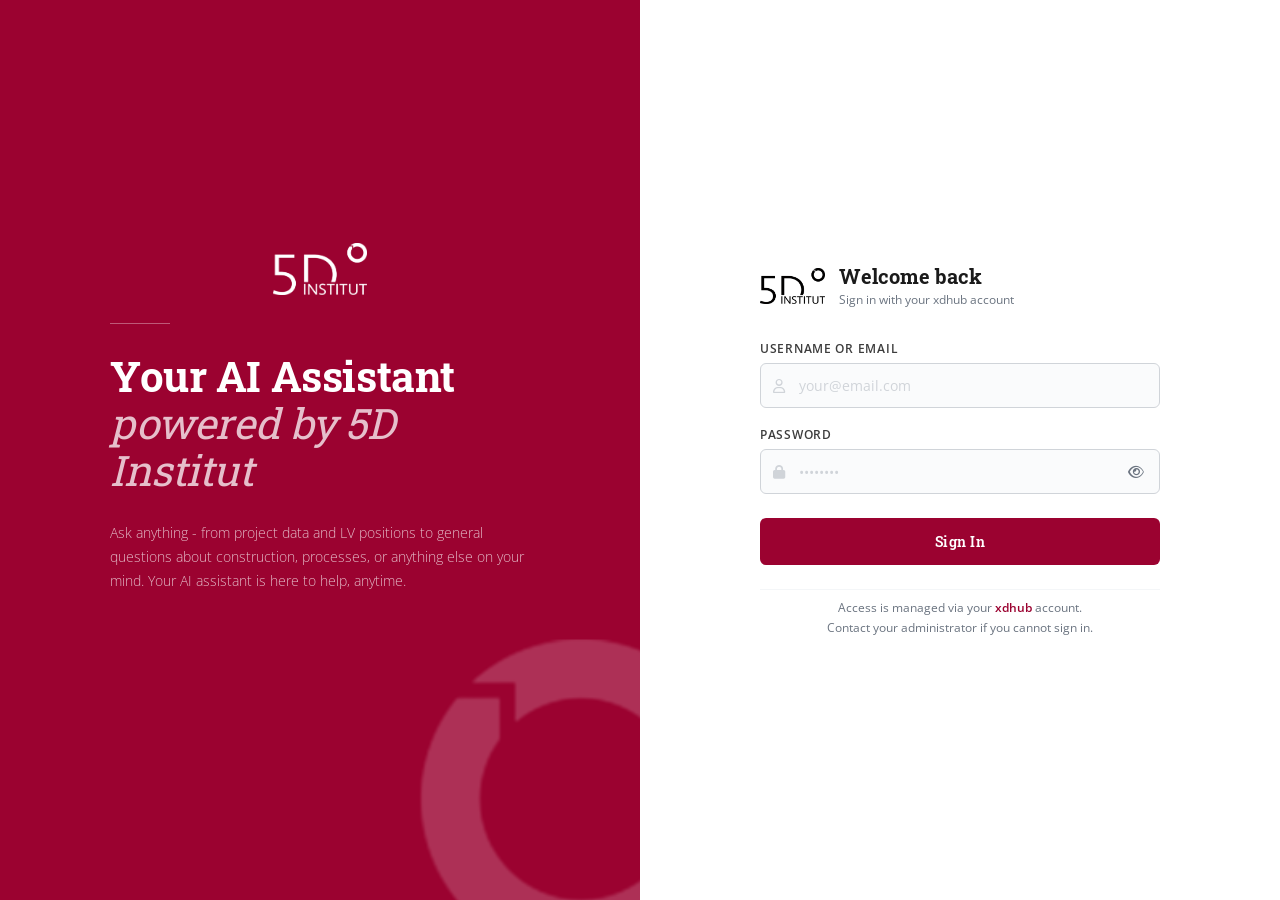
<file: login.html>
<!DOCTYPE html>
<html lang="en">

<head>
  <meta charset="UTF-8">
  <meta name="viewport" content="width=device-width, initial-scale=1.0">
  <title>5D Institut — Sign In</title>
  <meta name="description" content="Sign in to access the 5D Institut AI Assistant.">

  <!-- Google Fonts: Open Sans + Roboto Slab (per 5D Brandbook) -->
  <link rel="preconnect" href="https://fonts.googleapis.com">
  <link rel="preconnect" href="https://fonts.gstatic.com" crossorigin>
  <link
    href="https://fonts.googleapis.com/css2?family=Open+Sans:wght@300;400;600&family=Roboto+Slab:wght@400;500;700&display=swap"
    rel="stylesheet">

  <!-- FontAwesome for icons -->
  <link rel="stylesheet" href="https://cdnjs.cloudflare.com/ajax/libs/font-awesome/6.4.0/css/all.min.css">

  <link rel="stylesheet" href="css/login.css">
</head>

<body>

  <!-- ============================================================
       LOGIN PAGE — Two-panel layout:
       LEFT:  Brand panel with logo + tagline
       RIGHT: Authentication form
  ============================================================ -->
  <div class="login-root">

    <!-- LEFT PANEL: Brand identity -->
    <div class="login-brand-panel">
      <div class="login-brand-inner">
        <img src="assets/Logo_NoName_negativ_trans.png" alt="5D Institut Logo" class="login-logo">
        <div class="login-brand-divider"></div>
        <h1 class="login-brand-headline">Your AI Assistant<br><em>powered by 5D Institut</em></h1>
        <p class="login-brand-sub">
          Ask anything - from project data and LV positions to general
          questions about construction, processes, or anything else on your mind.
          Your AI assistant is here to help, anytime.
        </p>
        <div class="login-brand-footer">
          <span> </span>
        </div>
      </div>

      <!-- Circular arrow logo — decorative background element -->
      <img src="assets/Logo_circularArrow.png" alt="" aria-hidden="true" class="login-brand-circle-img">

    </div>

    <!-- RIGHT PANEL: Authentication form -->
    <div class="login-form-panel">
      <div class="login-form-inner">

        <!-- Small logo for mobile / form header -->
        <div class="login-form-header">
          <img src="assets/Logo_NoName_tans.png" alt="5D Institut" class="login-form-logo">

          <div>
            <div class="login-form-title">Welcome back</div>
            <div class="login-form-subtitle">Sign in with your xdhub account</div>
          </div>
        </div>

        <!-- Error banner (hidden by default) -->
        <div class="login-error" id="login-error" role="alert" style="display:none;">
          <i class="fa-solid fa-circle-exclamation"></i>
          <span id="login-error-text">An error occurred.</span>
        </div>

        <!-- Login form -->
        <form id="login-form" novalidate>
          <div class="login-field">
            <label for="login-username">Username or Email</label>
            <div class="login-input-wrap">
              <i class="fa-regular fa-user login-input-icon"></i>
              <input type="text" id="login-username" name="username" autocomplete="username"
                placeholder="your@email.com" required>
            </div>
          </div>

          <div class="login-field">
            <label for="login-password">Password</label>
            <div class="login-input-wrap">
              <i class="fa-solid fa-lock login-input-icon"></i>
              <input type="password" id="login-password" name="password" autocomplete="current-password"
                placeholder="••••••••" required>
              <!-- Toggle password visibility -->
              <button type="button" class="login-toggle-pw" id="login-toggle-pw"
                aria-label="Toggle password visibility">
                <i class="fa-regular fa-eye" id="login-eye-icon"></i>
              </button>
            </div>
          </div>

          <button type="submit" class="login-submit-btn" id="login-submit-btn">
            <span id="login-btn-text">Sign In</span>
            <span id="login-btn-spinner" style="display:none;">
              <i class="fa-solid fa-spinner fa-spin"></i>
            </span>
          </button>
        </form>

        <p class="login-form-footer-note">
          Access is managed via your <a href="https://xdhub.de/" target="_blank" rel="noopener noreferrer">xdhub</a>
          account.<br>
          Contact your administrator if you cannot sign in.
        </p>

      </div><!-- /.login-form-inner -->
    </div><!-- /.login-form-panel -->

  </div><!-- /.login-root -->

  <script src="js/login.js"></script>
</body>

</html>
</file>
<file: css/login.css>
/* =============================================================
   LOGIN PAGE — CSS
   5D Institut · Inspired by Hermès IA editorial aesthetic
   Colors: 5D Brandbook (Pantone 207 C #9b0230, etc.)
   Fonts:  Open Sans (body) · Roboto Slab (headings)
============================================================= */

/* ── Reset & Base ─────────────────────────────────────────── */
*,
*::before,
*::after {
  box-sizing: border-box;
}

:root {
  /* 5D Brand palette */
  --brand-red: #9b0230;
  --brand-red-dark: #7d0227;
  --brand-red-faint: #fdf2f5;
  --brand-teal: #69C9BA;
  --brand-blue: #0065A1;
  --brand-orange: #FF6B00;

  /* Neutrals */
  --grey-900: #1a1a1a;
  --grey-700: #3d3d3d;
  --grey-500: #6b7480;
  --grey-300: #d0d4d9;
  --grey-100: #f4f6f8;
  --white: #ffffff;

  /* Typography */
  --font-body: 'Open Sans', Arial, sans-serif;
  --font-heading: 'Roboto Slab', serif;

  /* Spacing */
  --radius-sm: 6px;
  --radius-md: 10px;
  --shadow-focus: 0 0 0 3px rgba(155, 2, 48, 0.18);
  --shadow-card: 0 8px 32px rgba(0, 0, 0, 0.10);
}

html,
body {
  height: 100%;
  margin: 0;
  padding: 0;
  font-family: var(--font-body);
  font-size: 14px;
  color: var(--grey-900);
  background: var(--grey-100);
}

/* ── Root Layout: Two-column split ─────────────────────────── */
.login-root {
  display: grid;
  grid-template-columns: 1fr 1fr;
  min-height: 100vh;
}

/* ── LEFT: Brand Panel ─────────────────────────────────────── */
.login-brand-panel {
  background: var(--brand-red);
  display: flex;
  align-items: center;
  justify-content: center;
  padding: 60px 56px;
  position: relative;
  overflow: hidden;
}

/* Circular arrow logo PNG — decorative background element */
.login-brand-circle-img {
  position: absolute;
  width: 420px;
  height: 420px;
  bottom: -110px;
  right: -150px;
  opacity: 0.18;
  pointer-events: none;
  object-fit: contain;
  /* Tint to white so it blends with the red brand panel */
  filter: brightness(0) invert(1);
  user-select: none;
}

.login-brand-inner {
  display: flex;
  flex-direction: column;
  gap: 28px;
  max-width: 420px;
  position: relative;
  /* above the decorative circle */
  z-index: 1;
}

.login-logo {
  height: 52px;
  width: auto;
  object-fit: contain;
  /* Logo on dark background — use white/negative logo */
  filter: brightness(0) invert(1);
}

.login-brand-divider {
  height: 1px;
  width: 60px;
  background: rgba(255, 255, 255, 0.35);
}

.login-brand-headline {
  margin: 0;
  font-family: var(--font-heading);
  font-size: 42px;
  font-weight: 700;
  line-height: 1.12;
  color: #fff;
  letter-spacing: -0.01em;
}

.login-brand-headline em {
  font-style: italic;
  font-weight: 400;
  color: rgba(255, 255, 255, 0.75);
}

.login-brand-sub {
  margin: 0;
  font-size: 14px;
  line-height: 1.7;
  color: rgba(255, 255, 255, 0.72);
  font-weight: 300;
}

.login-brand-footer {
  margin-top: auto;
  padding-top: 36px;
  font-size: 10px;
  letter-spacing: 0.24em;
  text-transform: uppercase;
  color: rgba(255, 255, 255, 0.45);
}

/* ── RIGHT: Form Panel ─────────────────────────────────────── */
.login-form-panel {
  display: flex;
  align-items: center;
  justify-content: center;
  padding: 60px 56px;
  background: var(--white);
}

.login-form-inner {
  width: 100%;
  max-width: 400px;
  display: flex;
  flex-direction: column;
  gap: 24px;
}

/* Form header: small logo + greeting */
.login-form-header {
  display: flex;
  align-items: center;
  gap: 14px;
  padding-bottom: 8px;
}

.login-form-logo {
  height: 36px;
  width: auto;
  object-fit: contain;
}

.login-form-title {
  font-family: var(--font-heading);
  font-size: 20px;
  font-weight: 700;
  color: var(--grey-900);
}

.login-form-subtitle {
  font-size: 12px;
  color: var(--grey-500);
  margin-top: 2px;
}

/* Error banner */
.login-error {
  display: flex;
  align-items: flex-start;
  gap: 10px;
  padding: 12px 16px;
  border-radius: var(--radius-sm);
  background: #fef2f2;
  border: 1px solid #fca5a5;
  color: #b91c1c;
  font-size: 13px;
  line-height: 1.5;
}

.login-error i {
  flex: none;
  margin-top: 1px;
}

/* Form fields */
#login-form {
  display: flex;
  flex-direction: column;
  gap: 18px;
}

.login-field {
  display: flex;
  flex-direction: column;
  gap: 6px;
}

.login-field label {
  font-size: 12px;
  font-weight: 600;
  letter-spacing: 0.06em;
  text-transform: uppercase;
  color: var(--grey-700);
}

.login-input-wrap {
  position: relative;
  display: flex;
  align-items: center;
}

.login-input-icon {
  position: absolute;
  left: 13px;
  color: var(--grey-300);
  font-size: 14px;
  pointer-events: none;
  transition: color 0.2s;
}

.login-input-wrap:focus-within .login-input-icon {
  color: var(--brand-red);
}

.login-input-wrap input {
  width: 100%;
  padding: 12px 40px 12px 38px;
  border: 1px solid var(--grey-300);
  border-radius: var(--radius-sm);
  font-family: var(--font-body);
  font-size: 14px;
  background: #fafbfc;
  color: var(--grey-900);
  outline: none;
  transition: border-color 0.2s, box-shadow 0.2s;
}

.login-input-wrap input:focus {
  border-color: var(--brand-red);
  background: var(--white);
  box-shadow: var(--shadow-focus);
}

.login-input-wrap input::placeholder {
  color: var(--grey-300);
}

/* Password visibility toggle */
.login-toggle-pw {
  position: absolute;
  right: 12px;
  background: none;
  border: none;
  color: var(--grey-500);
  cursor: pointer;
  padding: 4px;
  font-size: 14px;
  transition: color 0.2s;
}

.login-toggle-pw:hover {
  color: var(--brand-red);
}

/* Submit button */
.login-submit-btn {
  margin-top: 6px;
  width: 100%;
  padding: 14px 20px;
  border: none;
  border-radius: var(--radius-sm);
  background: var(--brand-red);
  color: var(--white);
  font-family: var(--font-heading);
  font-size: 14px;
  font-weight: 600;
  letter-spacing: 0.04em;
  cursor: pointer;
  transition: background 0.2s, transform 0.1s;
  display: flex;
  align-items: center;
  justify-content: center;
  gap: 10px;
}

.login-submit-btn:hover {
  background: var(--brand-red-dark);
}

.login-submit-btn:active {
  transform: scale(0.99);
}

.login-submit-btn:disabled {
  background: #d89eb1;
  cursor: not-allowed;
  transform: none;
}

/* Footer note below the form */
.login-form-footer-note {
  margin: 0;
  font-size: 12px;
  color: var(--grey-500);
  line-height: 1.6;
  text-align: center;
  padding-top: 8px;
  border-top: 1px solid var(--grey-100);
}

.login-form-footer-note a {
  color: var(--brand-red);
  text-decoration: none;
  font-weight: 600;
}

.login-form-footer-note a:hover {
  text-decoration: underline;
}

/* ── Responsive: single column on small screens ─────────────── */
@media (max-width: 768px) {
  .login-root {
    grid-template-columns: 1fr;
  }

  .login-brand-panel {
    padding: 40px 30px 36px;
    min-height: auto;
  }

  .login-brand-headline {
    font-size: 30px;
  }

  .login-form-panel {
    padding: 40px 24px 56px;
  }
}
</file>
